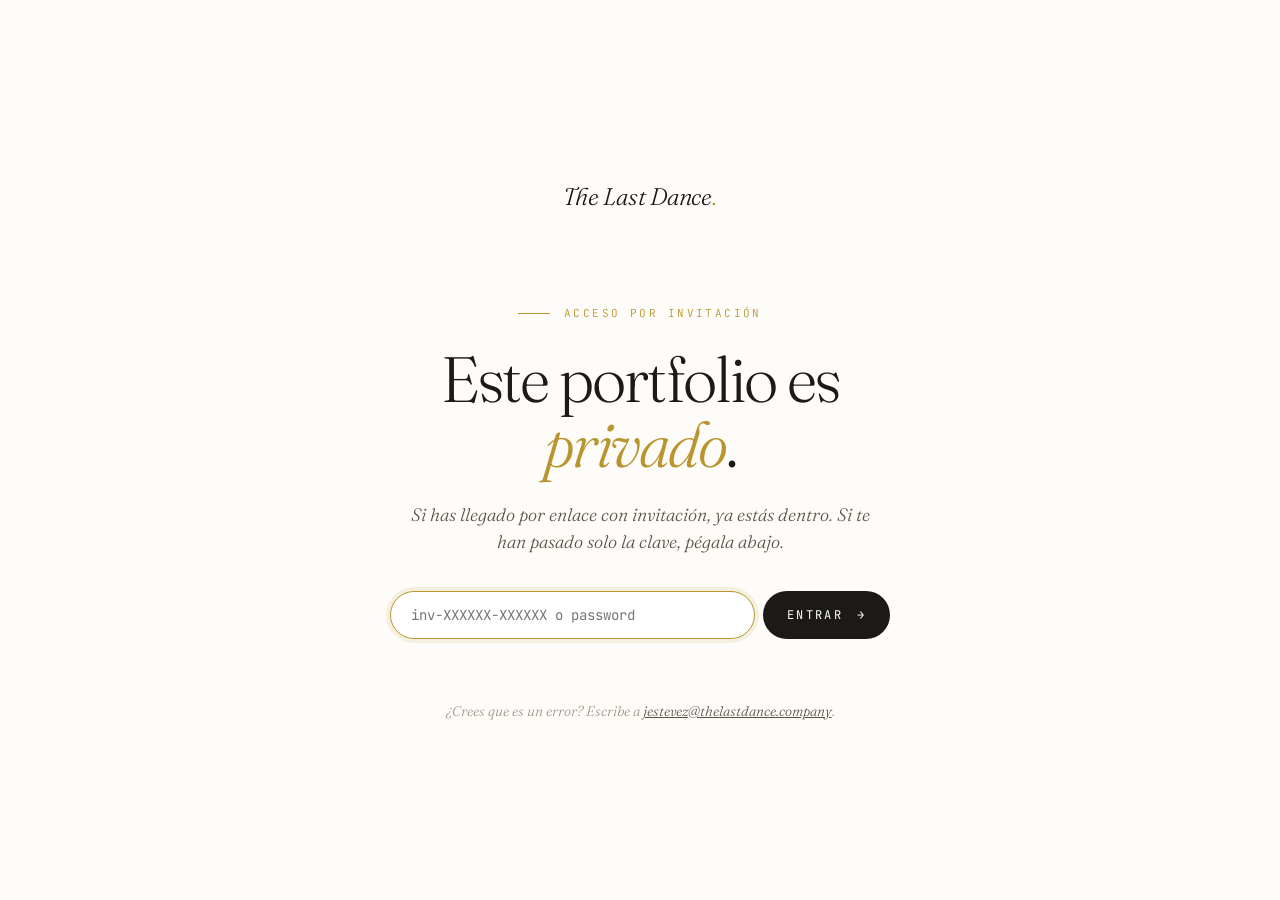
<file: index.html>
<!doctype html>
<html lang="es">
<head>
<meta charset="utf-8" />
<link rel="icon" type="image/x-icon" href="[data-uri]" />
<meta name="viewport" content="width=device-width,initial-scale=1" />
<script>(function(){if(!sessionStorage.getItem('tld_auth'))document.documentElement.classList.add('tld-locked');})();</script>
<link rel="stylesheet" href="assets/gate.css" />
<script src="assets/gate.js" defer></script>
<title>The Last Dance · Human Impact Lab — Consultoría con IA propia</title>
<link rel="preconnect" href="https://fonts.googleapis.com">
<link rel="preconnect" href="https://fonts.gstatic.com" crossorigin>
<link href="https://fonts.googleapis.com/css2?family=Fraunces:ital,opsz,wght@0,9..144,300..700;1,9..144,300..600&family=Instrument+Sans:wght@400;500;600&family=JetBrains+Mono:wght@400;500&display=swap" rel="stylesheet">
<style>
  :root {
    --bg: #FDFCF8;
    --bg-alt: #F6F2E8;
    --dark: #0D0D0D;
    --dark-text: #E8E4DA;
    --text: #1C1A17;
    --text-muted: #5A5248;
    --text-dim: #9B9487;
    --gold: #B8952E;
    --gold-soft: #C9A84C;
    --gold-light: #E8D9A8;
    --border: #E8E2D2;
    --border-strong: #D4C9A8;
    --max: 1240px;
    --gutter: clamp(20px, 4vw, 72px);
    --display: "Fraunces", "Times New Roman", serif;
    --sans: "Instrument Sans", system-ui, sans-serif;
    --mono: "JetBrains Mono", ui-monospace, monospace;
  }
  * { box-sizing: border-box; margin: 0; padding: 0; }
  html { scroll-behavior: smooth; }
  body {
    background: var(--bg);
    color: var(--text);
    font-family: var(--display);
    font-weight: 300;
    font-size: 17px;
    line-height: 1.55;
    -webkit-font-smoothing: antialiased;
    min-height: 100vh;
  }
  ::selection { background: var(--gold-light); color: var(--text); }
  a { color: inherit; text-decoration: none; }

  /* NAV */
  .nav {
    position: fixed;
    top: 0; left: 0; right: 0;
    z-index: 50;
    padding: 20px var(--gutter);
    display: flex; align-items: center; justify-content: space-between;
    background: rgba(253,252,248,0.92);
    backdrop-filter: blur(10px);
    -webkit-backdrop-filter: blur(10px);
    border-bottom: 1px solid rgba(232,226,210,0.6);
  }
  .monogram {
    display: inline-flex; align-items: center;
    line-height: 0;
    transition: transform 0.3s ease;
  }
  .monogram:hover { transform: translateY(-1px); }
  .logo-img { height: 48px; width: auto; display: block; }

  .nav-links {
    display: flex; gap: 36px; list-style: none;
  }
  .nav-links a {
    font-family: var(--mono);
    font-size: 11px;
    letter-spacing: 0.22em;
    text-transform: uppercase;
    color: var(--text-muted);
    transition: color 0.3s ease;
  }
  .nav-links a:hover { color: var(--gold); }

  /* LAYOUT */
  main { padding-top: 0; }
  section {
    padding: clamp(100px, 14vw, 180px) var(--gutter);
    max-width: var(--max);
    margin: 0 auto;
    position: relative;
  }

  /* SECTION HEADER — TDC style: big faded number + gold kicker + serif title */
  .sec-head {
    display: grid;
    grid-template-columns: 120px 1fr;
    gap: 32px;
    align-items: baseline;
    margin-bottom: 80px;
  }
  .sec-num {
    font-family: var(--display);
    font-style: italic;
    font-weight: 300;
    font-size: clamp(60px, 8vw, 100px);
    color: var(--border-strong);
    line-height: 1;
    letter-spacing: -0.02em;
  }
  .sec-kicker {
    font-family: var(--mono);
    font-size: 11px;
    letter-spacing: 0.22em;
    color: var(--gold);
    text-transform: uppercase;
    margin-bottom: 18px;
  }
  .sec-title {
    font-family: var(--display);
    font-weight: 300;
    font-size: clamp(40px, 5.2vw, 72px);
    line-height: 1;
    letter-spacing: -0.02em;
    color: var(--text);
  }
  .sec-title em { font-style: italic; color: var(--text); font-weight: 300; }
  .sec-lede {
    font-family: var(--display);
    font-style: italic;
    font-weight: 300;
    font-size: clamp(18px, 1.6vw, 22px);
    line-height: 1.45;
    color: var(--text-muted);
    max-width: 720px;
    margin-top: 32px;
  }

  /* HERO */
  .hero {
    min-height: 96vh;
    display: flex; flex-direction: column;
    justify-content: center;
    padding-top: 140px;
    padding-bottom: 100px;
  }
  .hero-kicker {
    font-family: var(--mono);
    font-size: 11px;
    letter-spacing: 0.24em;
    text-transform: uppercase;
    color: var(--gold);
    margin-bottom: 40px;
    display: inline-flex;
    align-items: center;
    gap: 14px;
  }
  .hero-kicker::before {
    content: "";
    width: 40px; height: 1px;
    background: var(--gold);
  }
  .hero-title {
    font-family: var(--display);
    font-weight: 300;
    font-size: clamp(54px, 9vw, 128px);
    line-height: 0.98;
    letter-spacing: -0.035em;
    color: var(--text);
    margin-bottom: 40px;
  }
  .hero-title .l { display: block; }
  .hero-title .l:nth-child(2) { padding-left: clamp(40px, 10vw, 140px); }
  .hero-title .l:nth-child(3) { padding-left: clamp(20px, 4vw, 60px); }
  .hero-title em { font-style: italic; font-weight: 300; color: var(--gold); }
  .hero-lede {
    font-family: var(--display);
    font-style: italic;
    font-weight: 300;
    font-size: clamp(19px, 1.7vw, 24px);
    line-height: 1.45;
    color: var(--text-muted);
    max-width: 720px;
  }
  .hero-lede strong { color: var(--text); font-style: normal; font-weight: 400; }

  /* BIG STATS STRIP — TDC style */
  .stats-strip {
    display: grid;
    grid-template-columns: repeat(4, 1fr);
    gap: 0;
    margin-top: 100px;
    padding-top: 56px;
    border-top: 1px solid var(--border);
  }
  .stat {
    text-align: center;
    padding: 0 24px;
    border-right: 1px solid var(--border);
  }
  .stat:last-child { border-right: none; }
  .stat-num {
    font-family: var(--display);
    font-weight: 300;
    font-size: clamp(44px, 5vw, 64px);
    line-height: 1;
    letter-spacing: -0.02em;
    color: var(--text);
  }
  .stat-num em { font-style: italic; color: var(--gold); font-weight: 300; }
  .stat-lbl {
    font-family: var(--mono);
    font-size: 10px;
    letter-spacing: 0.2em;
    color: var(--text-dim);
    text-transform: uppercase;
    margin-top: 18px;
    line-height: 1.5;
  }

  /* TRACK RECORD — 2 columns + stats */
  .track-intro {
    display: grid;
    grid-template-columns: 1fr 1fr;
    gap: 80px;
    margin-bottom: 72px;
  }
  .track-col h3 {
    font-family: var(--display);
    font-size: 28px;
    font-weight: 400;
    line-height: 1.2;
    margin-bottom: 20px;
    letter-spacing: -0.01em;
  }
  .track-col p {
    font-size: 17px;
    line-height: 1.65;
    color: var(--text-muted);
    margin-bottom: 16px;
  }
  .track-col p:last-child { margin-bottom: 0; }
  .track-col p strong { color: var(--text); font-weight: 400; }
  .track-col p em { color: var(--gold); font-style: italic; }

  .groups {
    padding-top: 56px;
    border-top: 1px solid var(--border);
    text-align: center;
  }
  .groups-label {
    font-family: var(--mono);
    font-size: 11px;
    letter-spacing: 0.22em;
    text-transform: uppercase;
    color: var(--gold);
    line-height: 1.5;
    margin-bottom: 40px;
  }
  .groups-list {
    display: grid;
    grid-template-columns: repeat(5, 1fr);
    align-items: center;
  }
  .groups-list span {
    font-family: var(--display);
    font-style: italic;
    font-weight: 400;
    font-size: clamp(20px, 2.2vw, 28px);
    color: var(--text);
    letter-spacing: -0.01em;
    padding: 8px 16px;
    border-right: 1px solid var(--border);
    line-height: 1.2;
  }
  .groups-list span:last-child { border-right: none; }

  /* SERVICES — 4 cards 2x2 */
  .services-grid {
    display: grid;
    grid-template-columns: repeat(2, 1fr);
    gap: 1px;
    background: var(--border);
    border: 1px solid var(--border);
  }
  .service {
    background: var(--bg);
    padding: 48px 44px;
    min-height: 540px;
    display: flex;
    flex-direction: column;
    transition: background 0.4s ease;
  }
  .service:hover { background: var(--bg-alt); }
  .service-head {
    display: flex;
    justify-content: space-between;
    align-items: baseline;
    margin-bottom: 32px;
  }
  .service-code {
    font-family: var(--mono);
    font-size: 11px;
    letter-spacing: 0.22em;
    color: var(--gold);
    text-transform: uppercase;
  }
  .service-format {
    font-family: var(--mono);
    font-size: 10px;
    letter-spacing: 0.2em;
    color: var(--text-dim);
    text-transform: uppercase;
  }
  .service-title {
    font-family: var(--display);
    font-weight: 400;
    font-size: clamp(28px, 3vw, 40px);
    line-height: 1.05;
    letter-spacing: -0.015em;
    margin-bottom: 14px;
    color: var(--text);
  }
  .service-title em { font-style: italic; color: var(--gold); font-weight: 400; }
  .service-pitch {
    font-family: var(--display);
    font-style: italic;
    font-weight: 300;
    font-size: 17px;
    line-height: 1.45;
    color: var(--text-muted);
    margin-bottom: 32px;
  }
  .service-block { margin-bottom: 24px; }
  .service-label {
    font-family: var(--mono);
    font-size: 10px;
    letter-spacing: 0.2em;
    text-transform: uppercase;
    color: var(--gold);
    margin-bottom: 12px;
  }
  .service-list { list-style: none; }
  .service-list li {
    font-family: var(--display);
    font-weight: 300;
    font-size: 15.5px;
    color: var(--text);
    padding: 6px 0 6px 22px;
    position: relative;
    line-height: 1.5;
  }
  .service-list li::before {
    content: "—";
    color: var(--gold);
    position: absolute; left: 0;
    font-family: var(--mono);
  }
  .service-list li strong { font-weight: 500; color: var(--text); }
  .service-list li em { color: var(--gold); font-style: italic; }
  .service-foot {
    margin-top: auto;
    padding-top: 28px;
    border-top: 1px solid var(--border);
    display: flex;
    justify-content: space-between;
    gap: 20px;
    flex-wrap: wrap;
  }
  .service-foot .lbl {
    font-family: var(--mono);
    font-size: 10px;
    letter-spacing: 0.2em;
    color: var(--gold);
    text-transform: uppercase;
    margin-bottom: 6px;
  }
  .service-foot .val {
    font-family: var(--display);
    font-size: 14px;
    color: var(--text);
    line-height: 1.4;
  }

  /* LAB — core highlighted card (dark TDC style) + 4 products */
  .lab-intro-p {
    font-family: var(--display);
    font-style: italic;
    font-size: 19px;
    line-height: 1.55;
    color: var(--text-muted);
    max-width: 800px;
    margin-bottom: 56px;
  }
  .lab-intro-p strong { color: var(--text); font-style: normal; font-weight: 400; }

  /* Dark card — copia exacta del estilo TDC */
  .lab-core {
    background: var(--dark);
    color: var(--dark-text);
    padding: 56px 52px;
    margin-bottom: 32px;
    display: grid;
    grid-template-columns: 3fr 2fr;
    gap: 56px;
    transition: transform 0.4s ease;
  }
  a.lab-core:hover { transform: translateY(-2px); }
  .lab-core-kicker {
    font-family: var(--mono);
    font-size: 11px;
    letter-spacing: 0.22em;
    color: var(--gold-soft);
    text-transform: uppercase;
    margin-bottom: 24px;
    display: inline-flex;
    align-items: center;
    gap: 12px;
  }
  .lab-core-kicker::before {
    content: "";
    width: 28px; height: 1px;
    background: var(--gold-soft);
  }
  .lab-core-title {
    font-family: var(--display);
    font-weight: 300;
    font-size: clamp(36px, 4.2vw, 56px);
    line-height: 1;
    letter-spacing: -0.025em;
    margin-bottom: 24px;
    color: var(--dark-text);
  }
  .lab-core-title em { font-style: italic; color: var(--gold-soft); font-weight: 300; }
  .lab-core-desc {
    font-family: var(--display);
    font-weight: 300;
    font-size: 16px;
    line-height: 1.6;
    color: #B5B0A3;
    margin-bottom: 28px;
  }
  .lab-core-desc strong { color: var(--dark-text); font-weight: 400; }
  .lab-core-cta {
    font-family: var(--mono);
    font-size: 11px;
    letter-spacing: 0.22em;
    color: var(--gold-soft);
    text-transform: uppercase;
    display: inline-flex;
    align-items: center;
    gap: 10px;
    padding-bottom: 4px;
    border-bottom: 1px solid rgba(201,168,76,0.4);
    transition: border-color 0.3s ease;
  }
  a.lab-core:hover .lab-core-cta { border-color: var(--gold-soft); }
  .lab-core-cta .arrow { transition: transform 0.3s ease; }
  a.lab-core:hover .lab-core-cta .arrow { transform: translateX(4px); }

  .lab-core-stats {
    display: grid;
    grid-template-columns: 1fr 1fr;
    gap: 32px 24px;
    padding: 32px;
    background: rgba(255,255,255,0.03);
    border: 1px solid rgba(255,255,255,0.08);
    align-self: start;
  }
  .lcs {
    text-align: left;
  }
  .lcs-num {
    font-family: var(--display);
    font-weight: 300;
    font-size: 42px;
    line-height: 1;
    color: var(--dark-text);
    letter-spacing: -0.02em;
  }
  .lcs-num em { font-style: italic; color: var(--gold-soft); }
  .lcs-lbl {
    font-family: var(--mono);
    font-size: 9.5px;
    letter-spacing: 0.2em;
    color: #8A857C;
    text-transform: uppercase;
    margin-top: 10px;
    line-height: 1.4;
  }

  /* Product cards — white, subtle border */
  .lab-grid {
    display: grid;
    grid-template-columns: repeat(2, 1fr);
    gap: 24px;
  }
  .product {
    background: var(--bg);
    border: 1px solid var(--border);
    padding: 36px 36px 0;
    display: flex;
    flex-direction: column;
    min-height: 340px;
    transition: all 0.4s ease;
  }
  .product:hover {
    border-color: var(--border-strong);
    background: var(--bg-alt);
  }
  .product:hover .product-cta { color: var(--gold); }
  .product:hover .product-cta .arrow { transform: translateX(4px); }
  .product-head {
    display: flex;
    justify-content: space-between;
    align-items: baseline;
    margin-bottom: 28px;
  }
  .product-code {
    font-family: var(--mono);
    font-size: 10.5px;
    letter-spacing: 0.2em;
    color: var(--text-dim);
    text-transform: uppercase;
  }
  .product-stage {
    font-family: var(--mono);
    font-size: 10px;
    letter-spacing: 0.2em;
    text-transform: uppercase;
    padding: 4px 10px;
    border: 1px solid;
  }
  .product-stage.produccion { color: #4A6B4E; border-color: #A8C2A9; background: #F0F5EF; }
  .product-stage.piloto { color: var(--gold); border-color: var(--gold); background: rgba(184,149,46,0.08); }
  .product-stage.prototipo { color: #9A4A2F; border-color: #D9A594; background: #F9EFE9; }

  .product-name {
    font-family: var(--display);
    font-weight: 400;
    font-size: 28px;
    line-height: 1.05;
    letter-spacing: -0.015em;
    margin-bottom: 16px;
  }
  .product-name em { font-style: italic; color: var(--gold); }
  .product-desc {
    font-family: var(--display);
    font-weight: 300;
    font-size: 15.5px;
    line-height: 1.6;
    color: var(--text-muted);
    margin-bottom: 18px;
  }
  .product-note {
    font-family: var(--mono);
    font-size: 11px;
    letter-spacing: 0.06em;
    color: var(--text);
    padding: 12px 14px;
    background: rgba(184,149,46,0.08);
    border-left: 2px solid var(--gold);
    line-height: 1.5;
    margin-bottom: auto;
  }
  .product-foot {
    display: flex;
    gap: 8px;
    margin-top: 24px;
    padding: 18px 0;
    border-top: 1px solid var(--border);
    flex-wrap: wrap;
    align-items: center;
  }
  .tag {
    font-family: var(--mono);
    font-size: 10px;
    letter-spacing: 0.18em;
    text-transform: uppercase;
    padding: 3px 9px;
    background: transparent;
    border: 1px solid var(--border-strong);
    color: var(--text-muted);
  }
  .product-cta {
    margin-left: auto;
    font-family: var(--mono);
    font-size: 10.5px;
    letter-spacing: 0.2em;
    color: var(--text-muted);
    text-transform: uppercase;
    display: inline-flex;
    align-items: center;
    gap: 6px;
    transition: color 0.3s ease;
  }
  .product-cta .arrow { transition: transform 0.3s ease; display: inline-block; }

  /* STRATEGY — featured dark card + grid of extras */
  .strategy-feature {
    background: var(--dark);
    color: var(--dark-text);
    padding: 0;
    margin-bottom: 32px;
    display: grid;
    grid-template-columns: 5fr 7fr;
    min-height: 540px;
    overflow: hidden;
    transition: transform 0.4s ease;
  }
  a.strategy-feature:hover { transform: translateY(-2px); }
  .sf-visual {
    position: relative;
    background: radial-gradient(circle at 30% 40%, rgba(201,168,76,0.25), transparent 55%),
                radial-gradient(circle at 70% 70%, rgba(181,101,74,0.18), transparent 55%),
                linear-gradient(135deg, #1A1A1A, #0D0D0D);
    padding: 48px 44px;
    display: flex;
    flex-direction: column;
    justify-content: space-between;
  }
  .sf-badge {
    font-family: var(--mono);
    font-size: 11px;
    letter-spacing: 0.22em;
    text-transform: uppercase;
    color: var(--gold-soft);
    display: inline-flex;
    align-items: center;
    gap: 12px;
    align-self: flex-start;
  }
  .sf-badge::before {
    content: "";
    width: 28px; height: 1px;
    background: var(--gold-soft);
  }
  .sf-counter {
    display: grid;
    grid-template-columns: 1fr 1fr;
    gap: 28px 32px;
  }
  .sfc-num {
    font-family: var(--display);
    font-weight: 300;
    font-size: 52px;
    line-height: 1;
    letter-spacing: -0.025em;
    color: var(--dark-text);
  }
  .sfc-num em { font-style: italic; color: var(--gold-soft); }
  .sfc-lbl {
    font-family: var(--mono);
    font-size: 10px;
    letter-spacing: 0.2em;
    color: #8A857C;
    text-transform: uppercase;
    margin-top: 10px;
  }
  .sf-content {
    background: #141414;
    padding: 48px 44px;
    display: flex;
    flex-direction: column;
  }
  .sf-kicker {
    font-family: var(--mono);
    font-size: 10.5px;
    letter-spacing: 0.22em;
    color: #8A857C;
    text-transform: uppercase;
    margin-bottom: 24px;
  }
  .sf-title {
    font-family: var(--display);
    font-weight: 300;
    font-size: clamp(32px, 3.6vw, 48px);
    line-height: 1.05;
    letter-spacing: -0.02em;
    color: var(--dark-text);
    margin-bottom: 22px;
  }
  .sf-title em { font-style: italic; color: var(--gold-soft); font-weight: 300; }
  .sf-desc {
    font-family: var(--display);
    font-weight: 300;
    font-size: 15.5px;
    line-height: 1.6;
    color: #B5B0A3;
    margin-bottom: 28px;
  }
  .sf-points { list-style: none; margin-bottom: auto; }
  .sf-points li {
    padding: 10px 0;
    font-family: var(--display);
    font-weight: 300;
    font-size: 14px;
    color: var(--dark-text);
    display: flex;
    gap: 14px;
    border-top: 1px solid rgba(255,255,255,0.08);
    line-height: 1.5;
  }
  .sf-points li:last-child { border-bottom: 1px solid rgba(255,255,255,0.08); }
  .sf-points li .n {
    font-family: var(--mono);
    font-size: 10px;
    color: var(--gold-soft);
    letter-spacing: 0.15em;
    flex-shrink: 0;
    padding-top: 3px;
  }
  .sf-foot {
    display: flex;
    justify-content: space-between;
    align-items: center;
    padding-top: 28px;
    margin-top: 28px;
    gap: 16px;
    flex-wrap: wrap;
  }
  .sf-meta {
    font-family: var(--mono);
    font-size: 10px;
    letter-spacing: 0.2em;
    color: #8A857C;
    text-transform: uppercase;
  }
  .sf-cta {
    font-family: var(--mono);
    font-size: 11px;
    letter-spacing: 0.22em;
    color: var(--gold-soft);
    text-transform: uppercase;
    display: inline-flex;
    align-items: center;
    gap: 10px;
    padding-bottom: 4px;
    border-bottom: 1px solid rgba(201,168,76,0.4);
    transition: border-color 0.3s;
  }
  a.strategy-feature:hover .sf-cta { border-color: var(--gold-soft); }
  .sf-cta .arrow { transition: transform 0.3s ease; }
  a.strategy-feature:hover .sf-cta .arrow { transform: translateX(4px); }

  .strategy-extras {
    display: grid;
    grid-template-columns: repeat(3, 1fr);
    gap: 24px;
  }
  .s-card {
    background: var(--bg);
    border: 1px solid var(--border);
    padding: 36px;
    display: flex;
    flex-direction: column;
    min-height: 320px;
    transition: all 0.4s ease;
    color: inherit;
  }
  a.s-card:hover {
    border-color: var(--border-strong);
    background: var(--bg-alt);
    transform: translateY(-2px);
  }
  a.s-card:hover .sc-cta { color: var(--gold); }
  a.s-card:hover .sc-cta .arrow { transform: translateX(4px); }
  .sc-head {
    display: flex;
    justify-content: space-between;
    align-items: baseline;
    margin-bottom: 28px;
    font-family: var(--mono);
    font-size: 10.5px;
    letter-spacing: 0.22em;
    text-transform: uppercase;
  }
  .sc-type { color: var(--gold); }
  .sc-date { color: var(--text-dim); }
  .sc-title {
    font-family: var(--display);
    font-weight: 400;
    font-size: clamp(26px, 2.6vw, 34px);
    line-height: 1.05;
    letter-spacing: -0.015em;
    margin-bottom: 16px;
  }
  .sc-title em { font-style: italic; color: var(--gold); }
  .sc-desc {
    font-family: var(--display);
    font-weight: 300;
    font-size: 15px;
    line-height: 1.6;
    color: var(--text-muted);
    margin-bottom: 20px;
  }
  .sc-stats {
    font-family: var(--mono);
    font-size: 10.5px;
    letter-spacing: 0.12em;
    color: var(--text);
    text-transform: uppercase;
    padding: 12px 0;
    margin-bottom: auto;
    display: flex;
    flex-wrap: wrap;
    gap: 10px;
    line-height: 1.6;
  }
  .sc-stats .dot { color: var(--gold); }
  .sc-foot {
    padding-top: 20px;
    border-top: 1px solid var(--border);
    display: flex;
    justify-content: space-between;
    align-items: center;
    gap: 12px;
    flex-wrap: wrap;
  }
  .sc-client {
    font-family: var(--mono);
    font-size: 10.5px;
    letter-spacing: 0.2em;
    color: var(--text-dim);
    text-transform: uppercase;
  }
  .sc-cta {
    font-family: var(--mono);
    font-size: 10.5px;
    letter-spacing: 0.2em;
    color: var(--text-muted);
    text-transform: uppercase;
    display: inline-flex;
    align-items: center;
    gap: 6px;
    transition: color 0.3s ease;
  }
  .sc-cta .arrow { transition: transform 0.3s ease; }

  /* METHOD — 3 steps */
  .method-grid {
    display: grid;
    grid-template-columns: repeat(3, 1fr);
    gap: 1px;
    background: var(--border);
    border: 1px solid var(--border);
  }
  .step {
    background: var(--bg);
    padding: 48px 40px;
    min-height: 320px;
    display: flex;
    flex-direction: column;
    transition: background 0.4s ease;
  }
  .step:hover { background: var(--bg-alt); }
  .step-num {
    font-family: var(--display);
    font-style: italic;
    font-weight: 300;
    font-size: 72px;
    line-height: 1;
    color: var(--gold);
    letter-spacing: -0.04em;
    margin-bottom: 40px;
  }
  .step-title {
    font-family: var(--display);
    font-weight: 400;
    font-size: 24px;
    line-height: 1.2;
    margin-bottom: 14px;
    letter-spacing: -0.01em;
  }
  .step-desc {
    font-family: var(--display);
    font-weight: 300;
    font-size: 16px;
    line-height: 1.6;
    color: var(--text-muted);
  }

  /* CONTACT */
  .contact-section { padding-bottom: 200px; }
  .audiences {
    display: grid;
    grid-template-columns: 1fr 1fr;
    gap: 1px;
    background: var(--border);
    border: 1px solid var(--border);
    margin-bottom: 72px;
  }
  .aud {
    background: var(--bg);
    padding: 44px 40px;
    transition: background 0.4s ease;
    display: flex;
    flex-direction: column;
  }
  .aud:hover { background: var(--bg-alt); }
  .aud-label {
    font-family: var(--mono);
    font-size: 10.5px;
    letter-spacing: 0.22em;
    text-transform: uppercase;
    color: var(--gold);
    margin-bottom: 22px;
    display: inline-flex;
    align-items: center;
    gap: 12px;
  }
  .aud-label::before {
    content: "";
    width: 28px; height: 1px;
    background: var(--gold);
  }
  .aud-title {
    font-family: var(--display);
    font-weight: 400;
    font-size: clamp(24px, 2.3vw, 30px);
    line-height: 1.2;
    letter-spacing: -0.01em;
    margin-bottom: 18px;
  }
  .aud-title em { font-style: italic; color: var(--gold); }
  .aud-desc {
    font-family: var(--display);
    font-weight: 300;
    font-size: 15.5px;
    line-height: 1.6;
    color: var(--text-muted);
    margin-bottom: auto;
  }
  .aud-foot {
    margin-top: 28px;
    padding-top: 20px;
    border-top: 1px solid var(--border);
    font-family: var(--mono);
    font-size: 10.5px;
    letter-spacing: 0.2em;
    color: var(--text-dim);
    text-transform: uppercase;
  }

  .contact-block {
    display: grid;
    grid-template-columns: 1fr 1fr;
    gap: 80px;
    align-items: start;
  }
  .contact-cta {
    font-family: var(--display);
    font-weight: 300;
    font-size: clamp(32px, 4vw, 52px);
    line-height: 1.1;
    letter-spacing: -0.02em;
  }
  .contact-cta em { font-style: italic; color: var(--gold); }
  .contact-details { display: flex; flex-direction: column; gap: 28px; }
  .detail .lbl {
    font-family: var(--mono);
    font-size: 10px;
    letter-spacing: 0.22em;
    color: var(--gold);
    text-transform: uppercase;
    margin-bottom: 8px;
  }
  .detail .val {
    font-family: var(--display);
    font-size: 20px;
    color: var(--text);
    font-weight: 400;
  }
  .detail .role {
    font-family: var(--mono);
    font-size: 10px;
    letter-spacing: 0.2em;
    color: var(--gold);
    text-transform: uppercase;
    display: block;
    margin-top: 6px;
  }
  .detail a {
    color: var(--text);
    border-bottom: 1px solid var(--border-strong);
    padding-bottom: 2px;
    transition: border-color 0.3s;
  }
  .detail a:hover { border-color: var(--gold); }

  /* FOOTER */
  footer {
    padding: 40px var(--gutter);
    border-top: 1px solid var(--border);
    display: flex;
    justify-content: space-between;
    font-family: var(--mono);
    font-size: 10.5px;
    letter-spacing: 0.22em;
    color: var(--text-dim);
    text-transform: uppercase;
    max-width: var(--max);
    margin: 0 auto;
    flex-wrap: wrap;
    gap: 20px;
  }
  footer .g { color: var(--gold); }
  footer a { color: var(--text-dim); transition: color 0.3s; }
  footer a:hover { color: var(--gold); }

  /* RESPONSIVE */
  @media (max-width: 960px) {
    .nav-links { display: none; }
    .stats-strip { grid-template-columns: repeat(2, 1fr); gap: 40px 0; }
    .stat { border-right: none; border-bottom: 1px solid var(--border); padding: 24px; }
    .stat:nth-last-child(-n+2) { border-bottom: none; }
    .track-intro { grid-template-columns: 1fr; gap: 32px; }
    .groups { text-align: center; }
    .groups-list {
      grid-template-columns: repeat(2, 1fr);
      gap: 0;
    }
    .groups-list span {
      padding: 14px 10px;
      border-right: 1px solid var(--border);
      border-bottom: 1px solid var(--border);
    }
    .groups-list span:nth-child(2n) { border-right: none; }
    .groups-list span:nth-last-child(-n+1) { border-bottom: none; }
    .groups-list span:nth-last-child(2):nth-child(odd) { border-bottom: none; }
    .services-grid { grid-template-columns: 1fr; }
    .lab-core { grid-template-columns: 1fr; padding: 40px 28px; gap: 32px; }
    .lab-grid { grid-template-columns: 1fr; }
    .strategy-feature { grid-template-columns: 1fr; }
    .sf-visual { min-height: 280px; padding: 36px 28px; }
    .sf-content { padding: 36px 28px; }
    .strategy-extras { grid-template-columns: 1fr; }
    .method-grid { grid-template-columns: 1fr; }
    .audiences { grid-template-columns: 1fr; }
    .contact-block { grid-template-columns: 1fr; gap: 40px; }
    .sec-head { grid-template-columns: 1fr; gap: 16px; margin-bottom: 56px; }
    .sec-num { font-size: 60px; }
  }
</style>
</head>
<body>

<nav class="nav">
  <a href="#home" class="monogram" aria-label="The Last Dance · Human Impact Lab">
    <img src="[data-uri]" alt="The Last Dance · Human Impact Lab" class="logo-img" />
  </a>
  <ul class="nav-links">
    <li><a href="#track">Track</a></li>
    <li><a href="#services">Services</a></li>
    <li><a href="#lab">Lab</a></li>
    <li><a href="#strategy">Case Work</a></li>
    <li><a href="#method">Method</a></li>
    <li><a href="#contact">Contact</a></li>
  </ul>
</nav>

<main>

  <section id="home" class="hero">
    <div class="hero-kicker">Portfolio · Human Impact Lab · 2026</div>
    <h1 class="hero-title">
      <span class="l">Progresar</span>
      <span class="l">con <em>propósito</em>.</span>
      <span class="l">Con <em>método</em>.</span>
    </h1>
    <p class="hero-lede">
      <strong>The Last Dance · Human Impact Lab.</strong> Consultora de negocio para pymes y 
      scaleups con acompañamiento C-Suite y tecnología de IA propia. Rigor de big four, 
      a escala humana — una fracción del coste y del tiempo.
    </p>

    <div class="stats-strip">
      <div class="stat">
        <div class="stat-num"><em>25</em></div>
        <div class="stat-lbl">Años dirigiendo<br/>organizaciones</div>
      </div>
      <div class="stat">
        <div class="stat-num">+100<em>M€</em></div>
        <div class="stat-lbl">P&amp;L gestionado<br/>en roles ejecutivos</div>
      </div>
      <div class="stat">
        <div class="stat-num">175</div>
        <div class="stat-lbl">Personas coordinadas<br/>en equipos directos</div>
      </div>
      <div class="stat">
        <div class="stat-num"><em>3</em></div>
        <div class="stat-lbl">Roles ejecutivos<br/>hoy simultáneos</div>
      </div>
    </div>
  </section>

  <section id="track">
    <div class="sec-head">
      <div class="sec-num">00</div>
      <div>
        <div class="sec-kicker">Track Record</div>
        <h2 class="sec-title">25 años <em>dirigiendo</em>. Uno construyendo.</h2>
        <p class="sec-lede">
          No venimos a opinar sobre lo que otros hacen. Venimos de haberlo hecho. 
          Dirección ejecutiva real en organizaciones grandes — y un último año operando IA 
          en producción dentro de empresas reales.
        </p>
      </div>
    </div>

    <div class="track-intro">
      <div class="track-col">
        <h3>Experiencia ejecutiva <em>con pedigree</em>.</h3>
        <p>
          <strong>Operamos IA en producción — no la vendemos.</strong> Construimos infraestructura real 
          en entornos vivos: agentes encadenados, automatizaciones en n8n, backends en Supabase, 
          despliegue continuo en Vercel.
        </p>
        <p>
          Lo que otros explican en diapositivas, nosotros lo mantenemos en uso diario.
        </p>
      </div>
      <div class="track-col">
        <h3>La combinación que cambia el juego.</h3>
        <p>
          <em>25 años de dirección real</em> multiplicados por tecnología propia es lo que permite 
          atender proyectos medianos con rigor de big four. 
        </p>
        <p>
          Porque lo difícil no es la IA — lo difícil es el criterio ejecutivo para saber qué 
          automatizar y qué no.
        </p>
      </div>
    </div>

    <div class="groups">
      <div class="groups-label">Trayectoria ejecutiva · Organizaciones líderes</div>
      <div class="groups-list">
        <span>Prisa</span>
        <span>Vocento</span>
        <span>Grupo KISSMedia</span>
        <span>Telefónica</span>
        <span>wowinX</span>
      </div>
    </div>
  </section>

  <section id="services">
    <div class="sec-head">
      <div class="sec-num">01</div>
      <div>
        <div class="sec-kicker">Services</div>
        <h2 class="sec-title">Cuatro áreas de <em>acompañamiento</em>.</h2>
        <p class="sec-lede">
          Trabajamos con equipos directivos, fundadores y pymes/scaleups en las palancas que más 
          impacto tienen en el negocio: estrategia, comercial, sistemas digitales y alianzas.
        </p>
      </div>
    </div>

    <div class="services-grid">

      <article class="service">
        <div class="service-head">
          <span class="service-code">01 · Business &amp; Strategy</span>
          <span class="service-format">Advisory</span>
        </div>
        <h3 class="service-title">Claridad estratégica para <em>tomar mejores decisiones</em>.</h3>
        <p class="service-pitch">
          Cuando una empresa crece, el reto rara vez es la falta de ideas — suele ser el exceso de 
          frentes, decisiones postergadas y ejecución dispersa.
        </p>
        <div class="service-block">
          <div class="service-label">Para quién es</div>
          <ul class="service-list">
            <li>Equipos directivos en fase de crecimiento, cambio o bloqueo</li>
            <li>Empresas con foco difuso o demasiadas iniciativas en paralelo</li>
            <li>Fundadores/as que necesitan ordenar oferta, prioridades u organización</li>
          </ul>
        </div>
        <div class="service-block">
          <div class="service-label">Qué conseguimos</div>
          <ul class="service-list">
            <li>Prioridades claras (qué sí / qué no) para los próximos 90 días</li>
            <li>Decisiones mejor informadas en oferta, posicionamiento, pricing y canales</li>
            <li>Un sistema mínimo de ejecución: responsables, cadencia y métricas útiles</li>
          </ul>
        </div>
        <div class="service-foot">
          <div>
            <div class="lbl">Incluye</div>
            <div class="val">Diagnóstico · Oferta e ICP · Roadmap 30/60/90</div>
          </div>
          <div>
            <div class="lbl">Formato</div>
            <div class="val">Sprint 7-10 días · Retainer 2-4 ses/mes</div>
          </div>
        </div>
      </article>

      <article class="service">
        <div class="service-head">
          <span class="service-code">02 · Desarrollo Comercial</span>
          <span class="service-format">Go-to-market</span>
        </div>
        <h3 class="service-title">Crecer <em>sin improvisación</em>.</h3>
        <p class="service-pitch">
          El crecimiento sostenible no depende de "apretar más", sino de alinear oferta, proceso 
          y ejecución en un sistema simple, mantenible y consistente.
        </p>
        <div class="service-block">
          <div class="service-label">Para quién es</div>
          <ul class="service-list">
            <li>Pymes/scaleups con buena propuesta pero conversión irregular</li>
            <li>Equipos que dependen demasiado de una persona o de esfuerzos puntuales</li>
            <li>Organizaciones con CRM/pipeline sin método ni cadencia de seguimiento</li>
          </ul>
        </div>
        <div class="service-block">
          <div class="service-label">Qué trabajamos</div>
          <ul class="service-list">
            <li>Oferta y propuesta de valor: qué vendéis, a quién y por qué ahora</li>
            <li>Proceso comercial: etapas, criterios de avance y responsabilidades</li>
            <li>Materiales mínimos: one-pager, guiones y argumentario</li>
            <li>Cadencia de ejecución: rutinas semanales y control de oportunidades</li>
          </ul>
        </div>
        <div class="service-foot">
          <div>
            <div class="lbl">Entregables</div>
            <div class="val">Proceso comercial + plantillas discovery/propuesta</div>
          </div>
          <div>
            <div class="lbl">Formato</div>
            <div class="val">Sistema de Ejecución 2 sem · Retainer mensual</div>
          </div>
        </div>
      </article>

      <article class="service">
        <div class="service-head">
          <span class="service-code">03 · Sistemas Digitales &amp; IA</span>
          <span class="service-format">Automatización</span>
        </div>
        <h3 class="service-title">IA práctica, con <em>criterio humano</em>.</h3>
        <p class="service-pitch">
          La IA solo aporta valor cuando se traduce en hábitos, decisiones y procesos claros. 
          Lo automático acelera; el control lo mantiene el equipo.
        </p>
        <div class="service-block">
          <div class="service-label">Qué conseguimos</div>
          <ul class="service-list">
            <li><strong>Menos tareas repetitivas</strong> — procesos automatizados con control humano</li>
            <li><strong>Más conversión y coherencia</strong> — web o micro-producto alineado y evolutivo</li>
            <li><strong>Más visibilidad</strong> — métricas útiles y reporting para priorizar con calma</li>
          </ul>
        </div>
        <div class="service-block">
          <div class="service-label">Cómo lo hacemos</div>
          <ul class="service-list">
            <li>Diagnóstico de fricciones y quick wins priorizados por impacto/esfuerzo</li>
            <li>Sistema desplegado + runbook de operación sin dependencia técnica</li>
          </ul>
        </div>
        <div class="service-foot">
          <div>
            <div class="lbl">Entregables</div>
            <div class="val">Sistema desplegado + runbook</div>
          </div>
          <div>
            <div class="lbl">Formato</div>
            <div class="val">Sprint 10-15 d · Implementación 3-5 sem</div>
          </div>
        </div>
      </article>

      <article class="service">
        <div class="service-head">
          <span class="service-code">04 · Conexión con Partners</span>
          <span class="service-format">Alliances</span>
        </div>
        <h3 class="service-title">Relaciones con propósito, <em>oportunidades reales</em>.</h3>
        <p class="service-pitch">
          Las alianzas funcionan cuando hay encaje, foco y un camino claro hacia el acuerdo. 
          Cuidamos tanto la estrategia como la relación.
        </p>
        <div class="service-block">
          <div class="service-label">Para quién es</div>
          <ul class="service-list">
            <li>Empresas que necesitan partners para escalar (canal, producto, distribución)</li>
            <li>Proyectos que requieren talento o perfiles clave para un salto de nivel</li>
            <li>Equipos que valoran la confianza y el largo plazo, sin perder pragmatismo</li>
          </ul>
        </div>
        <div class="service-block">
          <div class="service-label">Qué hacemos</div>
          <ul class="service-list">
            <li>Definimos el <em>partner fit</em> y la propuesta de valor para el partner</li>
            <li>Creamos el kit mínimo: one-pager, mensajes de outreach y objeciones</li>
            <li>Priorizamos targets y acompañamos hasta un siguiente paso claro</li>
          </ul>
        </div>
        <div class="service-foot">
          <div>
            <div class="lbl">Entregables</div>
            <div class="val">Partner proposition + kit + lista priorizada</div>
          </div>
          <div>
            <div class="lbl">Formato</div>
            <div class="val">Partnership Sprint 7-10 d · Retainer mensual</div>
          </div>
        </div>
      </article>

    </div>
  </section>

  <section id="lab">
    <div class="sec-head">
      <div class="sec-num">02</div>
      <div>
        <div class="sec-kicker">Lab</div>
        <h2 class="sec-title">Tecnología <em>propia</em>.</h2>
        <p class="sec-lede">
          La IA que hemos construido para operar con rigor y a escala — y el ecosistema de 
          herramientas que la complementa. Esto es lo que hace que la consultoría de TLD 
          cueste lo que cuesta.
        </p>
      </div>
    </div>

    <p class="lab-intro-p">
      Nuestra <strong>IA propietaria</strong> automatiza el trabajo estructural y documental de 
      cada proyecto de consultoría. Lee el contexto acumulado — entrevistas de stakeholders, notas 
      del consultor, observaciones, documentos aprobados — y genera los entregables sin partir de 
      cero. Es lo que nos permite hacer rigor de big four en días, no en semanas.
    </p>

    <a class="lab-core" href="https://delat0rre.github.io/VR180/proceso-completov3.html" target="_blank" rel="noopener">
      <div>
        <div class="lab-core-kicker">Core · Sistema propietario</div>
        <h3 class="lab-core-title">IA de <em>consultoría</em> TLD.</h3>
        <p class="lab-core-desc">
          Suite completa basada en metodología BABOK. Seis fases que van de la cualificación del 
          lead al informe de rendimiento post-implementación. <strong>Veinticinco agentes</strong> 
          que leen el contexto del proyecto y generan diagnósticos, propuestas, contratos, guías 
          de entrevista, BRDs y business cases — con el consultor como supervisor y decisor, 
          nunca como mecanógrafo.
        </p>
        <span class="lab-core-cta">Explorar la arquitectura <span class="arrow">→</span></span>
      </div>
      <div class="lab-core-stats">
        <div class="lcs">
          <div class="lcs-num"><em>25</em></div>
          <div class="lcs-lbl">Agentes IA</div>
        </div>
        <div class="lcs">
          <div class="lcs-num">26</div>
          <div class="lcs-lbl">Plantillas</div>
        </div>
        <div class="lcs">
          <div class="lcs-num"><em>6</em></div>
          <div class="lcs-lbl">Fases<br/>captación → cierre</div>
        </div>
        <div class="lcs">
          <div class="lcs-num">1</div>
          <div class="lcs-lbl">Metodología<br/>BABOK</div>
        </div>
      </div>
    </a>

    <div class="lab-grid">

      <a class="product" href="https://tld-brief-lock-saas.netlify.app/" target="_blank" rel="noopener">
        <div class="product-head">
          <span class="product-code">LB_01</span>
          <span class="product-stage produccion">En producción</span>
        </div>
        <h3 class="product-name"><em>BriefLock</em> — scope protection SaaS</h3>
        <p class="product-desc">
          Cierra el alcance de proyectos B2B antes de ejecutar. Pegas el email o las notas del 
          cliente, la IA estructura el brief, el cliente aprueba de forma trazable, y exporta 
          tres PDFs listos para contrato.
        </p>
        <div class="product-note">
          Workspace propio · versionado inmutable · aprobación con nombre+email+timestamp · 89€–179€/mes
        </div>
        <div class="product-foot">
          <span class="tag">SaaS</span>
          <span class="tag">B2B</span>
          <span class="product-cta">Abrir <span class="arrow">→</span></span>
        </div>
      </a>

      <a class="product" href="https://tld-pitch-witness-app-certificadora.netlify.app/" target="_blank" rel="noopener">
        <div class="product-head">
          <span class="product-code">LB_02</span>
          <span class="product-stage prototipo">Prototipo v0.1</span>
        </div>
        <h3 class="product-name"><em>PitchWitness</em> — certificación de autoría</h3>
        <p class="product-desc">
          Registra tu pitch antes de presentarlo. La IA extrae los elementos únicos y 
          diferenciadores, emite certificado con hash SHA-256 y timestamp inmutable, y 
          monitoriza redes para detectar similitudes.
        </p>
        <div class="product-note">
          Pitch → ADN creativo → certificado → vigilancia activa
        </div>
        <div class="product-foot">
          <span class="tag">IP</span>
          <span class="tag">IA</span>
          <span class="product-cta">Abrir <span class="arrow">→</span></span>
        </div>
      </a>

      <a class="product" href="casos/crm-lite-wowinx/">
        <div class="product-head">
          <span class="product-code">LB_03</span>
          <span class="product-stage piloto">Piloto</span>
        </div>
        <h3 class="product-name"><em>CRM Lite</em> — pipeline por IPs</h3>
        <p class="product-desc">
          CRM ligero para estudios y empresas que gestionan varias líneas de producto o marca. 
          Asigna cada lead a la IP correspondiente y mantiene el pipeline frío → caliente → 
          ganado sin la fricción de herramientas sobredimensionadas.
        </p>
        <div class="product-note">
          Estructurado por empresa/IP · contactos + usuarios + pipeline + reportes
        </div>
        <div class="product-foot">
          <span class="tag">CRM</span>
          <span class="tag">Comercial</span>
          <span class="product-cta">Abrir <span class="arrow">→</span></span>
        </div>
      </a>

      <a class="product" href="casos/define-y-firma/">
        <div class="product-head">
          <span class="product-code">LB_04</span>
          <span class="product-stage piloto">Piloto</span>
        </div>
        <h3 class="product-name"><em>Define y Firma</em> — alcance guiado</h3>
        <p class="product-desc">
          Formulario estructurado que acompaña al cliente a través de todos los aspectos del 
          proyecto y genera el Documento de Alcance listo para contratar. Integra presupuesto 
          y exporta a PDF con la marca aplicada.
        </p>
        <div class="product-note">
          Flujo cliente-guiado · alcance + presupuesto + entregable final
        </div>
        <div class="product-foot">
          <span class="tag">Proposal</span>
          <span class="tag">doubleW</span>
          <span class="product-cta">Abrir <span class="arrow">→</span></span>
        </div>
      </a>

    </div>
  </section>

  <section id="strategy">
    <div class="sec-head">
      <div class="sec-num">03</div>
      <div>
        <div class="sec-kicker">Case Work</div>
        <h2 class="sec-title">Trabajos como <em>deliverable</em>.</h2>
        <p class="sec-lede">
          Ejemplos del tipo de trabajo estratégico que producimos — diseño de formato, desarrollo 
          de negocio entre empresas, análisis competitivo, propuestas de embajador. Cada encargo 
          tiene su estructura, pero todos comparten método: datos, criterio y propuestas accionables.
        </p>
      </div>
    </div>

    <a class="strategy-feature" href="casos/tierra-de-creadores/">
      <div class="sf-visual">
        <div class="sf-badge">Featured Deliverable · 2026</div>
        <div class="sf-counter">
          <div>
            <div class="sfc-num"><em>8</em></div>
            <div class="sfc-lbl">Zonas analizadas</div>
          </div>
          <div>
            <div class="sfc-num">07</div>
            <div class="sfc-lbl">Capítulos</div>
          </div>
          <div>
            <div class="sfc-num">$<em>200</em>B</div>
            <div class="sfc-lbl">Mercado global 2026</div>
          </div>
          <div>
            <div class="sfc-num">30+</div>
            <div class="sfc-lbl">Candidatos + cachés</div>
          </div>
        </div>
      </div>
      <div class="sf-content">
        <div class="sf-kicker">Cliente WOWINX · Informe estratégico</div>
        <h3 class="sf-title">Tierra de <em>Creadores</em>.</h3>
        <p class="sf-desc">
          Análisis crítico para el diseño de un evento del ecosistema creador hispano. Desde el 
          contexto de mercado global hasta propuestas radicales de reposicionamiento, pasando por 
          un análisis zona por zona con candidatos reales, rangos de caché y alternativas de 
          remuneración.
        </p>
        <ul class="sf-points">
          <li><span class="n">01</span> Contexto global y la lección del caso Kings League</li>
          <li><span class="n">02</span> DAFO del concepto con fortalezas, debilidades y amenazas</li>
          <li><span class="n">03</span> Análisis de las 8 zonas con formato viral y optimización</li>
          <li><span class="n">04</span> Matriz de formatos: presencial, online, híbrido, roadshow</li>
          <li><span class="n">05</span> Referentes internacionales transferibles</li>
          <li><span class="n">06</span> Propuesta radical: "no vendas entradas, vende ciudadanía"</li>
          <li><span class="n">07</span> Priorización por fases y modelos de remuneración</li>
        </ul>
        <div class="sf-foot">
          <span class="sf-meta">Uso interno · Confidencial · 1.0</span>
          <span class="sf-cta">Ver informe completo <span class="arrow">→</span></span>
        </div>
      </div>
    </a>

    <div class="strategy-extras">

      <a class="s-card" href="https://cw-betplay-analisis-reunion.netlify.app/" target="_blank" rel="noopener">
        <div class="sc-head">
          <span class="sc-type">Desarrollo de negocio</span>
          <span class="sc-date">2026</span>
        </div>
        <h3 class="sc-title">BetPlay × <em>WowinX</em></h3>
        <p class="sc-desc">
          Estudio de oportunidades de colaboración entre BetPlay — líder de apuestas en Colombia — 
          y el ecosistema WowinX. Perfil de empresa, matriz de encaje entre servicios y 
          necesidades, siete propuestas concretas de activación y hoja de ruta comercial por 
          fases hasta el Mundial 2026.
        </p>
        <div class="sc-stats">
          <span>7 propuestas</span><span class="dot">·</span>
          <span>9 necesidades</span><span class="dot">·</span>
          <span>4 fases roadmap</span>
        </div>
        <div class="sc-foot">
          <span class="sc-client">Cliente · WOWINX</span>
          <span class="sc-cta">Ver estudio <span class="arrow">→</span></span>
        </div>
      </a>

      <a class="s-card" href="https://cw-estudio-vr-spain-wwx.netlify.app/" target="_blank" rel="noopener">
        <div class="sc-head">
          <span class="sc-type">Análisis competitivo</span>
          <span class="sc-date">Marzo 2026</span>
        </div>
        <h3 class="sc-title">VR Sport Intel — <em>España</em></h3>
        <p class="sc-desc">
          Mapa completo del ecosistema VR deportivo en España: segmentación de mercado, los cuatro 
          players clave con comparativa dimensión por dimensión, mapa de posicionamiento, SWOT, 
          ocho modelos de implementación B2B y roadmap a 18 meses.
        </p>
        <div class="sc-stats">
          <span>143 startups</span><span class="dot">·</span>
          <span>4 players</span><span class="dot">·</span>
          <span>8 modelos B2B</span><span class="dot">·</span>
          <span>SWOT</span>
        </div>
        <div class="sc-foot">
          <span class="sc-client">Cliente · WOWINX</span>
          <span class="sc-cta">Ver análisis <span class="arrow">→</span></span>
        </div>
      </a>

      <a class="s-card" href="casos/marcos-renting/">
        <div class="sc-head">
          <span class="sc-type">Propuesta embajador</span>
          <span class="sc-date">Marzo 2026</span>
        </div>
        <h3 class="sc-title">Jesús Álvarez × <em>Marcos Renting</em></h3>
        <p class="sc-desc">
          Propuesta ejecutiva para convertir a Jesús Álvarez — figura del periodismo deportivo 
          nacional con 48 años de trayectoria — en embajador de la línea de renting del grupo 
          Marcos Automoción. Análisis del prescriptor, de la marca, matriz de encaje en seis 
          puntos y modelo económico escalable en cuatro niveles.
        </p>
        <div class="sc-stats">
          <span>4 niveles colaboración</span><span class="dot">·</span>
          <span>6 puntos encaje</span><span class="dot">·</span>
          <span>0€ → 1.500€/mes</span>
        </div>
        <div class="sc-foot">
          <span class="sc-client">Cliente · Marcos Renting</span>
          <span class="sc-cta">Ver propuesta <span class="arrow">→</span></span>
        </div>
      </a>

    </div>
  </section>

  <section id="method">
    <div class="sec-head">
      <div class="sec-num">04</div>
      <div>
        <div class="sec-kicker">Method</div>
        <h2 class="sec-title">Cómo <em>arrancamos</em>.</h2>
        <p class="sec-lede">
          En todos nuestros servicios el primer paso es una conversación de veinte minutos para 
          entender tu situación y confirmar si podemos aportar valor — sin compromiso.
        </p>
      </div>
    </div>

    <div class="method-grid">
      <div class="step">
        <div class="step-num">01</div>
        <h3 class="step-title">Cuéntanos tu situación</h3>
        <p class="step-desc">
          Contexto, retos y foco actual del negocio. Una llamada de 20 minutos para entender 
          qué está pasando y qué resultado buscas.
        </p>
      </div>
      <div class="step">
        <div class="step-num">02</div>
        <h3 class="step-title">Identificamos el encaje</h3>
        <p class="step-desc">
          Qué ajustar primero para notar impacto con el menor esfuerzo posible. Decidimos juntos 
          si hay match — honesto para ambos.
        </p>
      </div>
      <div class="step">
        <div class="step-num">03</div>
        <h3 class="step-title">Arrancamos juntos</h3>
        <p class="step-desc">
          Sprint, implementación o retainer según tu momento y necesidad. Cadencia definida, 
          responsables claros, métricas desde el día uno.
        </p>
      </div>
    </div>
  </section>

  <section id="contact" class="contact-section">
    <div class="sec-head">
      <div class="sec-num">05</div>
      <div>
        <div class="sec-kicker">Contact</div>
        <h2 class="sec-title">Siguiente paso.</h2>
        <p class="sec-lede">
          Dos vías de conversación. En ambas, el primer paso es una llamada de veinte minutos 
          sin compromiso para ver si hay encaje real.
        </p>
      </div>
    </div>

    <div class="audiences">
      <div class="aud">
        <div class="aud-label">Si eres cliente directo</div>
        <h3 class="aud-title">Tienes un <em>reto concreto</em> sobre la mesa.</h3>
        <p class="aud-desc">
          Pyme, scaleup o mediana empresa con un frente abierto: crecimiento bloqueado, 
          reorganización pendiente, go-to-market por definir, IA por aterrizar. Cuéntanos el 
          contexto y en una llamada sabemos si podemos aportar valor — y cómo.
        </p>
        <div class="aud-foot">Sprint · Implementación · Retainer</div>
      </div>

      <div class="aud">
        <div class="aud-label">Si eres consultora, agencia o partner</div>
        <h3 class="aud-title">Tienes proyectos que <em>no encajan</em> en tu modelo.</h3>
        <p class="aud-desc">
          Por tamaño, por timing o por tipo de cliente. Buscas alguien en quien confiar para 
          derivar sin que el cliente pierda nivel de atención. Hablemos de red de derivación: 
          cada parte atiende lo suyo, sin fricción competitiva.
        </p>
        <div class="aud-foot">Red de derivación · Proyectos piloto</div>
      </div>
    </div>

    <div class="contact-block">
      <p class="contact-cta">
        <em>Veinte minutos</em> bastan para saber si encajamos. Sin preparación por tu parte — 
        solo el contexto que ya tienes en la cabeza.
      </p>
      <div class="contact-details">
        <div class="detail">
          <div class="lbl">Contacto directo</div>
          <div class="val">
            Jota Estévez
            <span class="role">Founder TLD · COO wowinX · CEO doubleW</span>
          </div>
        </div>
        <div class="detail">
          <div class="lbl">Email directo</div>
          <div class="val"><a href="mailto:jestevez@thelastdance.company">jestevez@thelastdance.company</a></div>
        </div>
        <div class="detail">
          <div class="lbl">General</div>
          <div class="val"><a href="mailto:info@thelastdance.company">info@thelastdance.company</a></div>
        </div>
        <div class="detail">
          <div class="lbl">Web</div>
          <div class="val"><a href="https://www.thelastdance.company" target="_blank" rel="noopener">thelastdance.company</a></div>
        </div>
      </div>
    </div>
  </section>

</main>

<footer>
  <div>© The Last Dance · Human Impact Lab · <span class="g">MMXXVI</span></div>
  <div>Consultora de negocio · Tecnología de IA propia</div>
  <div><a href="https://www.thelastdance.company" target="_blank" rel="noopener">thelastdance.company</a></div>
</footer>

</body>
</html>
</file>
<file: assets/gate.css>
/* ============================================================
   TLD Portfolio · Access Gate styles
   Hereda tokens (Fraunces + crema/dorado) hardcodeados para
   evitar dependencia de las CSS de cada página.
   ============================================================ */

/* Cuando html.tld-locked, esconder todo lo que no sea el gate */
html.tld-locked body > *:not(#tld-gate) {
  display: none !important;
}
html.tld-locked,
html.tld-locked body {
  background: #FDFCF8;
  margin: 0;
  min-height: 100vh;
}

/* === GATE === */
.tld-gate-overlay {
  position: fixed;
  inset: 0;
  background: #FDFCF8;
  display: flex;
  align-items: center;
  justify-content: center;
  z-index: 100000;
  padding: 32px 24px;
  font-family: "Fraunces", "Times New Roman", serif;
  color: #1C1A17;
  -webkit-font-smoothing: antialiased;
}

.tld-gate-card {
  max-width: 580px;
  width: 100%;
  text-align: center;
}

.tld-gate-mono {
  font-family: "Fraunces", serif;
  font-style: italic;
  font-weight: 300;
  font-size: 24px;
  color: #1C1A17;
  margin-bottom: 80px;
  letter-spacing: -0.01em;
}
.tld-gate-mono .tld-gate-dot { color: #B8952E; }

.tld-gate-kicker {
  font-family: "JetBrains Mono", ui-monospace, monospace;
  font-size: 11px;
  letter-spacing: 0.22em;
  text-transform: uppercase;
  color: #B8952E;
  margin-bottom: 24px;
  display: inline-flex;
  align-items: center;
  gap: 14px;
}
.tld-gate-kicker::before {
  content: "";
  width: 32px; height: 1px;
  background: #B8952E;
}

.tld-gate-title {
  font-family: "Fraunces", serif;
  font-weight: 300;
  font-size: clamp(40px, 6vw, 64px);
  line-height: 1.02;
  letter-spacing: -0.03em;
  color: #1C1A17;
  margin: 0 0 24px;
}
.tld-gate-title em {
  font-style: italic;
  font-weight: 300;
  color: #B8952E;
}

.tld-gate-lede {
  font-family: "Fraunces", serif;
  font-style: italic;
  font-weight: 300;
  font-size: 18px;
  line-height: 1.5;
  color: #5A5248;
  max-width: 460px;
  margin: 0 auto 36px;
}

.tld-gate-form {
  display: flex;
  gap: 8px;
  margin-bottom: 12px;
  max-width: 500px;
  margin-left: auto;
  margin-right: auto;
}
.tld-gate-form input {
  flex: 1;
  padding: 14px 20px;
  border: 1px solid #D4C9A8;
  border-radius: 100px;
  background: #FFFFFF;
  font-family: "JetBrains Mono", ui-monospace, monospace;
  font-size: 14px;
  color: #1C1A17;
  outline: none;
  transition: border-color 0.2s ease, box-shadow 0.2s ease;
}
.tld-gate-form input:focus {
  border-color: #B8952E;
  box-shadow: 0 0 0 4px rgba(184, 149, 46, 0.12);
}
.tld-gate-form input.tld-shake {
  animation: tld-shake 0.4s;
  border-color: #c0392b;
}
@keyframes tld-shake {
  0%, 100% { transform: translateX(0); }
  25% { transform: translateX(-6px); }
  75% { transform: translateX(6px); }
}
.tld-gate-form button {
  padding: 14px 24px;
  border: none;
  border-radius: 100px;
  background: #1C1A17;
  color: #FDFCF8;
  font-family: "JetBrains Mono", ui-monospace, monospace;
  font-size: 12px;
  letter-spacing: 0.2em;
  text-transform: uppercase;
  cursor: pointer;
  white-space: nowrap;
  transition: background 0.25s ease, transform 0.2s ease;
}
.tld-gate-form button:hover { background: #B8952E; transform: translateY(-1px); }
.tld-gate-form .tld-arrow {
  display: inline-block;
  margin-left: 4px;
  transition: transform 0.2s ease;
}
.tld-gate-form button:hover .tld-arrow { transform: translateX(2px); }

.tld-gate-error {
  font-family: "JetBrains Mono", ui-monospace, monospace;
  font-size: 11px;
  letter-spacing: 0.12em;
  text-transform: uppercase;
  color: #c0392b;
  min-height: 18px;
  margin-bottom: 12px;
}

.tld-gate-foot {
  font-family: "Fraunces", serif;
  font-style: italic;
  font-weight: 300;
  font-size: 14px;
  color: #9B9487;
  max-width: 400px;
  margin: 32px auto 0;
}
.tld-gate-foot a { color: #5A5248; text-decoration: underline; }
.tld-gate-foot a:hover { color: #B8952E; }

/* === ADMIN FAB · solo master === */
.tld-admin-fab {
  position: fixed;
  bottom: 24px;
  left: 24px;
  z-index: 99998;
  padding: 12px 20px;
  background: #1C1A17;
  color: #FDFCF8;
  border: none;
  border-radius: 100px;
  font-family: "JetBrains Mono", ui-monospace, monospace;
  font-size: 11px;
  letter-spacing: 0.18em;
  text-transform: uppercase;
  cursor: pointer;
  box-shadow: 0 8px 24px rgba(0,0,0,0.18);
  transition: transform 0.25s ease, background 0.25s ease;
}
.tld-admin-fab:hover { background: #B8952E; transform: translateY(-2px); }
.tld-admin-icon {
  display: inline-block;
  margin-right: 8px;
  font-size: 14px;
  vertical-align: -1px;
  color: #B8952E;
  font-weight: 600;
}
.tld-admin-fab:hover .tld-admin-icon { color: #FDFCF8; }

.tld-lock-fab {
  position: fixed;
  bottom: 24px;
  left: 220px;
  z-index: 99998;
  padding: 12px 18px;
  background: transparent;
  color: #5A5248;
  border: 1px solid #D4C9A8;
  border-radius: 100px;
  font-family: "JetBrains Mono", ui-monospace, monospace;
  font-size: 10px;
  letter-spacing: 0.18em;
  text-transform: uppercase;
  cursor: pointer;
  transition: all 0.2s ease;
}
.tld-lock-fab:hover { background: #1C1A17; color: #FDFCF8; border-color: #1C1A17; }

/* === ADMIN MODAL === */
.tld-admin-modal-overlay {
  position: fixed;
  inset: 0;
  background: rgba(28, 26, 23, 0.65);
  -webkit-backdrop-filter: blur(8px);
  backdrop-filter: blur(8px);
  display: flex;
  align-items: center;
  justify-content: center;
  z-index: 99999;
  padding: 24px;
  font-family: "Fraunces", serif;
}

.tld-admin-modal-card {
  background: #FDFCF8;
  border-radius: 18px;
  padding: 56px 48px 40px;
  max-width: 580px;
  width: 100%;
  position: relative;
  text-align: center;
  color: #1C1A17;
  box-shadow: 0 32px 80px rgba(0, 0, 0, 0.3);
}

.tld-admin-close {
  position: absolute;
  top: 14px;
  right: 14px;
  width: 36px;
  height: 36px;
  border: none;
  background: transparent;
  font-size: 26px;
  line-height: 1;
  color: #9B9487;
  cursor: pointer;
  border-radius: 50%;
  transition: background 0.2s, color 0.2s;
}
.tld-admin-close:hover { background: #F6F2E8; color: #1C1A17; }

.tld-admin-title {
  font-family: "Fraunces", serif;
  font-weight: 300;
  font-size: clamp(28px, 4vw, 40px);
  line-height: 1.1;
  letter-spacing: -0.025em;
  margin: 0 0 16px;
  color: #1C1A17;
}
.tld-admin-title em { font-style: italic; font-weight: 300; color: #B8952E; }

.tld-admin-lede {
  font-family: "Fraunces", serif;
  font-style: italic;
  font-weight: 300;
  font-size: 16px;
  color: #5A5248;
  max-width: 420px;
  margin: 0 auto 32px;
  line-height: 1.5;
}

.tld-admin-block {
  background: #F6F2E8;
  border-radius: 12px;
  padding: 20px;
  margin: 16px 0;
  text-align: left;
}

.tld-admin-label {
  font-family: "JetBrains Mono", ui-monospace, monospace;
  font-size: 10px;
  letter-spacing: 0.22em;
  text-transform: uppercase;
  color: #9B9487;
  margin-bottom: 12px;
}

.tld-admin-value {
  font-family: "Fraunces", serif;
  font-size: 15px;
  color: #1C1A17;
  word-break: break-all;
  margin-bottom: 14px;
  line-height: 1.4;
}
.tld-admin-value.tld-admin-mono {
  font-family: "JetBrains Mono", ui-monospace, monospace;
  font-size: 14px;
  letter-spacing: 0.05em;
  color: #B8952E;
}

.tld-admin-copy {
  padding: 8px 16px;
  background: #1C1A17;
  color: #FDFCF8;
  border: none;
  border-radius: 100px;
  font-family: "JetBrains Mono", ui-monospace, monospace;
  font-size: 11px;
  letter-spacing: 0.18em;
  text-transform: uppercase;
  cursor: pointer;
  transition: background 0.2s;
}
.tld-admin-copy:hover { background: #B8952E; }

.tld-admin-new {
  margin-top: 16px;
  padding: 10px 24px;
  background: transparent;
  color: #5A5248;
  border: 1px solid #D4C9A8;
  border-radius: 100px;
  font-family: "JetBrains Mono", ui-monospace, monospace;
  font-size: 11px;
  letter-spacing: 0.18em;
  text-transform: uppercase;
  cursor: pointer;
  transition: all 0.2s;
}
.tld-admin-new:hover { background: #1C1A17; color: #FDFCF8; border-color: #1C1A17; }

@media (max-width: 600px) {
  .tld-gate-form { flex-direction: column; }
  .tld-gate-form button { width: 100%; }
  .tld-admin-modal-card { padding: 48px 24px 32px; }
  .tld-lock-fab { display: none; }
}
</file>
<file: casos/case.css>
/* ============================================================
   CASE STUDY — shared styles
   Hereda los tokens del portfolio principal (TLD · Human Impact Lab)
   ============================================================ */

:root {
  --bg: #FDFCF8;
  --bg-alt: #F6F2E8;
  --dark: #0D0D0D;
  --dark-text: #E8E4DA;
  --text: #1C1A17;
  --text-muted: #5A5248;
  --text-dim: #9B9487;
  --gold: #B8952E;
  --gold-soft: #C9A84C;
  --gold-light: #E8D9A8;
  --border: #E8E2D2;
  --border-strong: #D4C9A8;
  --max: 1240px;
  --gutter: clamp(20px, 4vw, 72px);
  --display: "Fraunces", "Times New Roman", serif;
  --sans: "Instrument Sans", system-ui, sans-serif;
  --mono: "JetBrains Mono", ui-monospace, monospace;
}

* { box-sizing: border-box; margin: 0; padding: 0; }
html { scroll-behavior: smooth; }
body {
  background: var(--bg);
  color: var(--text);
  font-family: var(--display);
  font-weight: 300;
  font-size: 17px;
  line-height: 1.55;
  -webkit-font-smoothing: antialiased;
  min-height: 100vh;
}
::selection { background: var(--gold-light); color: var(--text); }
a { color: inherit; text-decoration: none; }
img { max-width: 100%; height: auto; display: block; }

/* NAV — simplificada para case studies */
.nav {
  position: fixed;
  top: 0; left: 0; right: 0;
  z-index: 50;
  padding: 20px var(--gutter);
  display: flex; align-items: center; justify-content: space-between;
  background: rgba(253,252,248,0.92);
  backdrop-filter: blur(10px);
  -webkit-backdrop-filter: blur(10px);
  border-bottom: 1px solid rgba(232,226,210,0.6);
}
.monogram {
  font-family: var(--display);
  font-style: italic;
  font-weight: 300;
  font-size: 20px;
  letter-spacing: -0.01em;
  color: var(--text);
  display: inline-flex;
  align-items: center;
  gap: 4px;
  transition: transform 0.3s ease;
}
.monogram:hover { transform: translateY(-1px); }
.monogram .dot { color: var(--gold); }
.nav-back {
  font-family: var(--mono);
  font-size: 11px;
  letter-spacing: 0.22em;
  text-transform: uppercase;
  color: var(--text-muted);
  transition: color 0.3s ease;
}
.nav-back:hover { color: var(--gold); }
.nav-back .arrow { display: inline-block; transition: transform 0.3s ease; }
.nav-back:hover .arrow { transform: translateX(-4px); }

/* LAYOUT */
main { padding-top: 0; }
section.cs {
  padding: clamp(80px, 10vw, 140px) var(--gutter);
  max-width: var(--max);
  margin: 0 auto;
  position: relative;
}
section.cs.first { padding-top: clamp(140px, 18vw, 220px); }

/* HERO */
.cs-hero { max-width: var(--max); margin: 0 auto; }
.cs-hero-meta {
  display: flex; flex-wrap: wrap; gap: 14px;
  font-family: var(--mono);
  font-size: 11px;
  letter-spacing: 0.22em;
  text-transform: uppercase;
  color: var(--gold);
  margin-bottom: 40px;
}
.cs-hero-meta::before {
  content: "";
  width: 40px; height: 1px;
  background: var(--gold);
  align-self: center;
}
.cs-hero-meta .sep { color: var(--border-strong); }
.cs-hero-meta .neutral { color: var(--text-muted); }
.cs-hero-title {
  font-family: var(--display);
  font-weight: 300;
  font-size: clamp(48px, 7.5vw, 96px);
  line-height: 1.02;
  letter-spacing: -0.03em;
  color: var(--text);
  margin-bottom: 32px;
}
.cs-hero-title em { font-style: italic; font-weight: 300; color: var(--gold); }
.cs-hero-lede {
  font-family: var(--display);
  font-style: italic;
  font-weight: 300;
  font-size: clamp(19px, 1.7vw, 24px);
  line-height: 1.45;
  color: var(--text-muted);
  max-width: 760px;
}
.cs-hero-lede strong { color: var(--text); font-style: normal; font-weight: 400; }

/* QUICK META STRIP */
.cs-meta-strip {
  display: grid;
  grid-template-columns: repeat(4, 1fr);
  gap: 0;
  margin-top: 80px;
  padding-top: 48px;
  border-top: 1px solid var(--border);
}
.cs-meta-item {
  padding: 0 24px;
  border-right: 1px solid var(--border);
}
.cs-meta-item:last-child { border-right: none; }
.cs-meta-item .lbl {
  font-family: var(--mono);
  font-size: 10px;
  letter-spacing: 0.2em;
  text-transform: uppercase;
  color: var(--text-dim);
  margin-bottom: 12px;
}
.cs-meta-item .val {
  font-family: var(--display);
  font-weight: 300;
  font-size: clamp(20px, 1.8vw, 26px);
  line-height: 1.2;
  color: var(--text);
}
.cs-meta-item .val em { font-style: italic; color: var(--gold); }

/* SECTION HEAD — número grande + kicker dorado + título serif */
.cs-sec-head {
  display: grid;
  grid-template-columns: 100px 1fr;
  gap: 32px;
  align-items: baseline;
  margin-bottom: 56px;
}
.cs-sec-num {
  font-family: var(--display);
  font-style: italic;
  font-weight: 300;
  font-size: clamp(56px, 7vw, 88px);
  line-height: 1;
  color: var(--gold-light);
}
.cs-sec-kicker {
  font-family: var(--mono);
  font-size: 11px;
  letter-spacing: 0.22em;
  text-transform: uppercase;
  color: var(--gold);
  margin-bottom: 16px;
}
.cs-sec-title {
  font-family: var(--display);
  font-weight: 300;
  font-size: clamp(34px, 4.5vw, 52px);
  line-height: 1.05;
  letter-spacing: -0.025em;
  color: var(--text);
}
.cs-sec-title em { font-style: italic; font-weight: 300; color: var(--gold); }

/* BODY COPY */
.cs-body { max-width: 760px; }
.cs-body p {
  margin-bottom: 24px;
  font-size: clamp(17px, 1.3vw, 19px);
  line-height: 1.65;
  color: var(--text);
}
.cs-body p strong { color: var(--text); font-weight: 400; }
.cs-body p em { font-style: italic; color: var(--text-muted); }

.cs-points {
  list-style: none;
  margin-top: 32px;
}
.cs-points li {
  display: grid;
  grid-template-columns: 50px 1fr;
  gap: 20px;
  padding: 20px 0;
  border-top: 1px solid var(--border);
  align-items: baseline;
}
.cs-points li:last-child { border-bottom: 1px solid var(--border); }
.cs-points .n {
  font-family: var(--mono);
  font-size: 11px;
  letter-spacing: 0.2em;
  color: var(--gold);
}
.cs-points .t {
  font-family: var(--display);
  font-weight: 300;
  font-size: clamp(17px, 1.3vw, 19px);
  line-height: 1.5;
  color: var(--text);
}
.cs-points .t strong { font-weight: 400; }

/* CAPTURE GALLERY */
.cs-gallery {
  margin-top: 64px;
  display: grid;
  gap: 64px;
}
.cs-shot {
  display: grid;
  gap: 20px;
}
.cs-shot-frame {
  background: var(--bg-alt);
  border: 1px solid var(--border);
  border-radius: 8px;
  overflow: hidden;
  aspect-ratio: 16 / 9;
  display: flex;
  align-items: center;
  justify-content: center;
}
.cs-shot-frame img { width: 100%; height: 100%; object-fit: cover; object-position: top; }
.cs-shot-frame.placeholder {
  font-family: var(--mono);
  font-size: 11px;
  letter-spacing: 0.2em;
  text-transform: uppercase;
  color: var(--text-dim);
  background: repeating-linear-gradient(
    45deg,
    var(--bg-alt),
    var(--bg-alt) 12px,
    rgba(232,217,168,0.25) 12px,
    rgba(232,217,168,0.25) 24px
  );
}
.cs-shot-caption {
  display: grid;
  grid-template-columns: 50px 1fr;
  gap: 20px;
  align-items: baseline;
}
.cs-shot-caption .n {
  font-family: var(--mono);
  font-size: 11px;
  letter-spacing: 0.2em;
  color: var(--gold);
}
.cs-shot-caption .t {
  font-family: var(--display);
  font-style: italic;
  font-weight: 300;
  font-size: clamp(15px, 1.1vw, 17px);
  line-height: 1.5;
  color: var(--text-muted);
}
@media (min-width: 900px) {
  .cs-gallery.two-col {
    grid-template-columns: 1fr 1fr;
    gap: 48px 32px;
  }
}

/* IMPACT — stats */
.cs-impact {
  background: var(--dark);
  color: var(--dark-text);
  padding: clamp(80px, 10vw, 140px) var(--gutter);
  margin-top: clamp(40px, 6vw, 80px);
}
.cs-impact-inner { max-width: var(--max); margin: 0 auto; }
.cs-impact .cs-sec-num { color: rgba(184,149,46,0.4); }
.cs-impact .cs-sec-title { color: var(--dark-text); }
.cs-impact .cs-body p { color: var(--dark-text); }
.cs-impact-stats {
  display: grid;
  grid-template-columns: repeat(3, 1fr);
  gap: 0;
  margin-top: 64px;
  border-top: 1px solid rgba(232,217,168,0.15);
  padding-top: 48px;
}
.cs-impact-stat {
  padding: 0 24px;
  border-right: 1px solid rgba(232,217,168,0.15);
}
.cs-impact-stat:last-child { border-right: none; }
.cs-impact-stat .num {
  font-family: var(--display);
  font-weight: 300;
  font-size: clamp(48px, 5.5vw, 72px);
  line-height: 1;
  letter-spacing: -0.02em;
  color: var(--dark-text);
}
.cs-impact-stat .num em { font-style: italic; color: var(--gold-soft); font-weight: 300; }
.cs-impact-stat .lbl {
  font-family: var(--mono);
  font-size: 10px;
  letter-spacing: 0.2em;
  text-transform: uppercase;
  color: rgba(232,217,168,0.55);
  margin-top: 14px;
}

/* STACK CHIPS */
.cs-stack {
  display: flex;
  flex-wrap: wrap;
  gap: 10px;
  margin-top: 32px;
}
.cs-stack .chip {
  font-family: var(--mono);
  font-size: 11px;
  letter-spacing: 0.18em;
  text-transform: uppercase;
  color: var(--text-muted);
  padding: 8px 14px;
  border: 1px solid var(--border);
  border-radius: 100px;
  background: var(--bg);
}

/* CTA */
.cs-cta {
  background: var(--bg-alt);
  border-top: 1px solid var(--border);
  border-bottom: 1px solid var(--border);
  padding: clamp(80px, 10vw, 140px) var(--gutter);
}
.cs-cta-inner {
  max-width: var(--max);
  margin: 0 auto;
  display: grid;
  grid-template-columns: 1fr auto;
  gap: 40px;
  align-items: center;
}
.cs-cta-text .k {
  font-family: var(--mono);
  font-size: 11px;
  letter-spacing: 0.22em;
  text-transform: uppercase;
  color: var(--gold);
  margin-bottom: 16px;
}
.cs-cta-text h3 {
  font-family: var(--display);
  font-weight: 300;
  font-size: clamp(28px, 3.5vw, 44px);
  line-height: 1.1;
  letter-spacing: -0.02em;
  color: var(--text);
  margin-bottom: 12px;
}
.cs-cta-text h3 em { font-style: italic; color: var(--gold); }
.cs-cta-text p {
  font-family: var(--display);
  font-style: italic;
  font-weight: 300;
  font-size: clamp(16px, 1.3vw, 19px);
  color: var(--text-muted);
  max-width: 580px;
}
.cs-cta-actions {
  display: flex; flex-direction: column; gap: 12px;
  align-items: stretch;
}
.cs-cta-btn {
  display: inline-flex;
  align-items: center;
  justify-content: space-between;
  gap: 24px;
  padding: 18px 28px;
  background: var(--text);
  color: var(--bg);
  font-family: var(--mono);
  font-size: 12px;
  letter-spacing: 0.2em;
  text-transform: uppercase;
  border-radius: 100px;
  transition: transform 0.3s ease, background 0.3s ease;
}
.cs-cta-btn:hover { background: var(--gold); transform: translateY(-2px); }
.cs-cta-btn .arrow { transition: transform 0.3s ease; }
.cs-cta-btn:hover .arrow { transform: translateX(4px); }
.cs-cta-btn.ghost {
  background: transparent;
  color: var(--text-muted);
  border: 1px solid var(--border-strong);
}
.cs-cta-btn.ghost:hover { background: var(--text); color: var(--bg); border-color: var(--text); }

/* FOOTER */
footer.cs-footer {
  padding: 40px var(--gutter);
  border-top: 1px solid var(--border);
  display: flex;
  flex-wrap: wrap;
  justify-content: space-between;
  gap: 16px;
  font-family: var(--mono);
  font-size: 11px;
  letter-spacing: 0.18em;
  text-transform: uppercase;
  color: var(--text-dim);
}
footer.cs-footer a { color: var(--text-muted); }
footer.cs-footer a:hover { color: var(--gold); }
footer.cs-footer .g { color: var(--gold); }

/* CONFIDENTIAL BADGE */
.cs-confidential {
  position: fixed;
  bottom: 24px; right: 24px;
  z-index: 40;
  padding: 10px 16px;
  background: rgba(28,26,23,0.92);
  color: var(--gold-light);
  font-family: var(--mono);
  font-size: 10px;
  letter-spacing: 0.22em;
  text-transform: uppercase;
  border-radius: 100px;
  backdrop-filter: blur(10px);
  -webkit-backdrop-filter: blur(10px);
}

/* RESPONSIVE */
@media (max-width: 760px) {
  .cs-sec-head {
    grid-template-columns: 60px 1fr;
    gap: 20px;
  }
  .cs-meta-strip { grid-template-columns: repeat(2, 1fr); gap: 24px 0; }
  .cs-meta-item:nth-child(2) { border-right: none; }
  .cs-impact-stats { grid-template-columns: 1fr; gap: 32px; padding-top: 32px; }
  .cs-impact-stat { border-right: none; border-bottom: 1px solid rgba(232,217,168,0.15); padding-bottom: 32px; }
  .cs-impact-stat:last-child { border-bottom: none; padding-bottom: 0; }
  .cs-cta-inner { grid-template-columns: 1fr; }
  .cs-points li, .cs-shot-caption {
    grid-template-columns: 36px 1fr;
    gap: 16px;
  }
}
</file>
